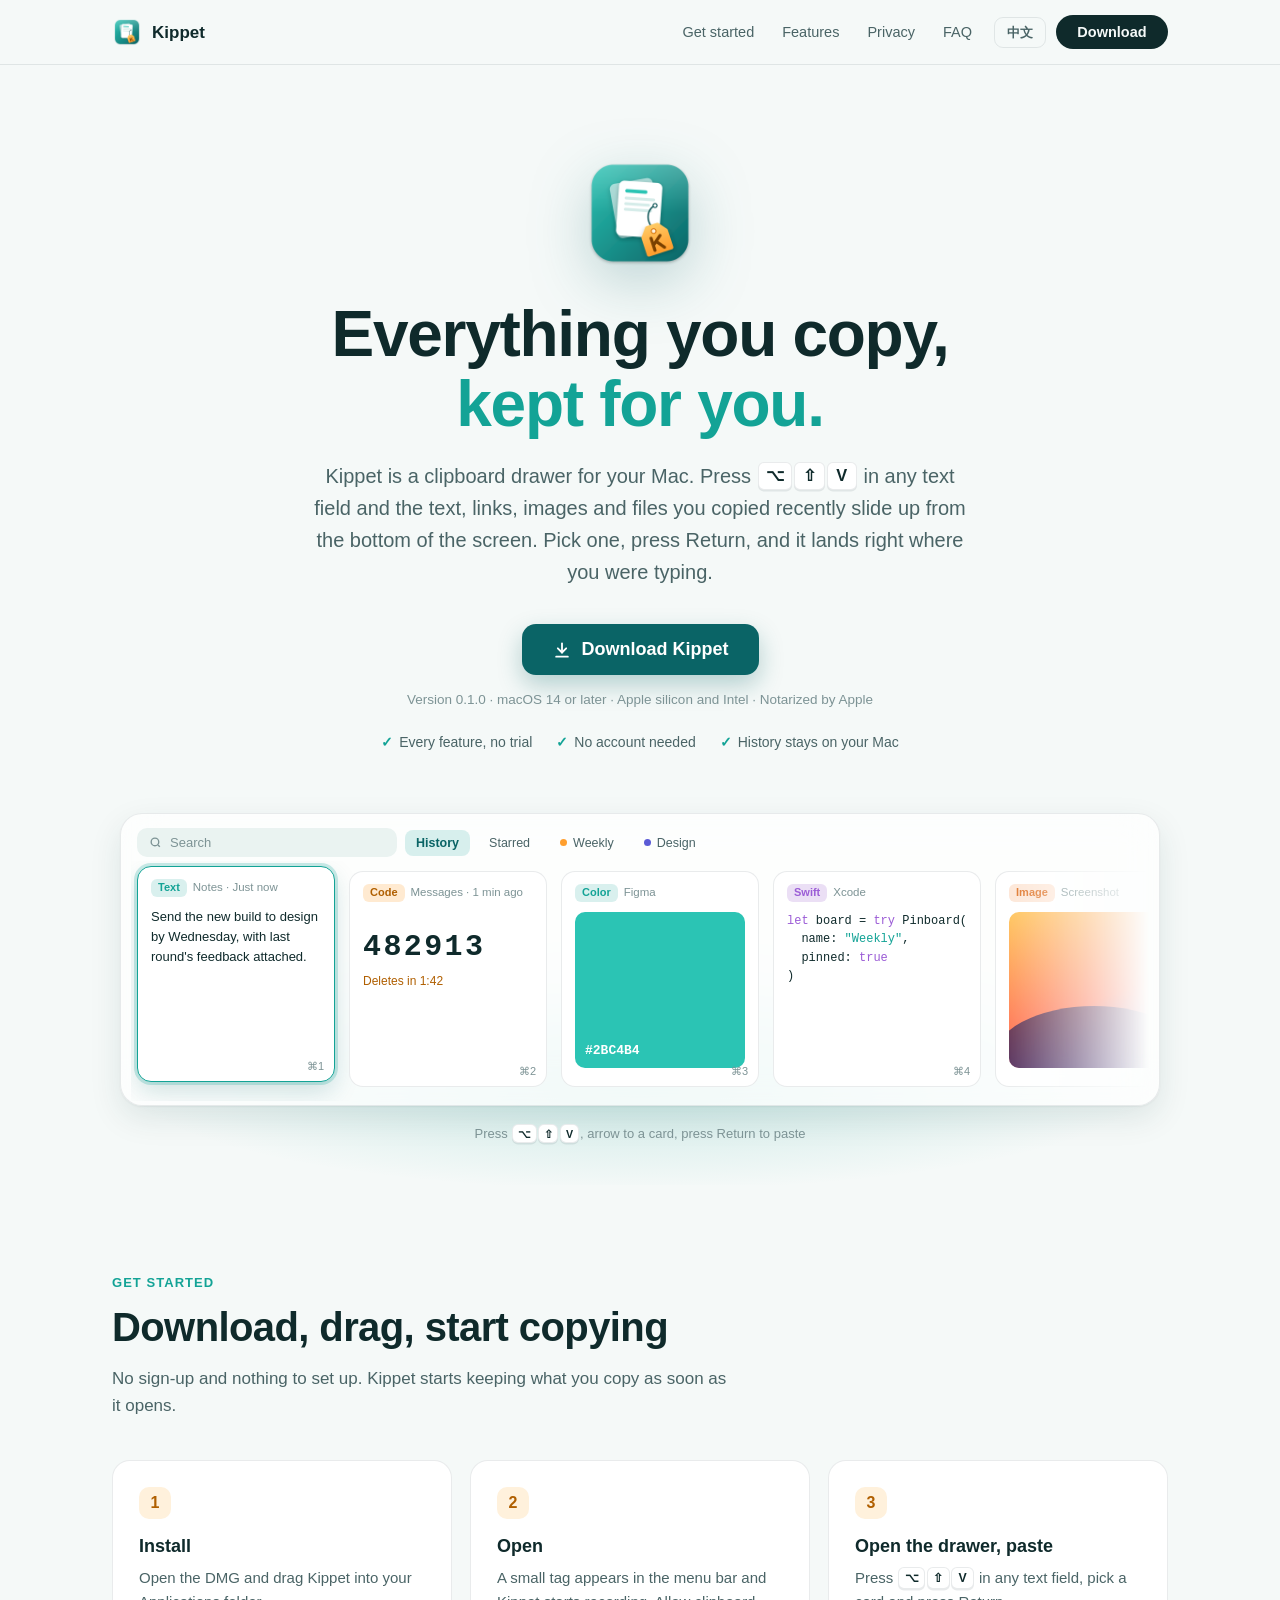
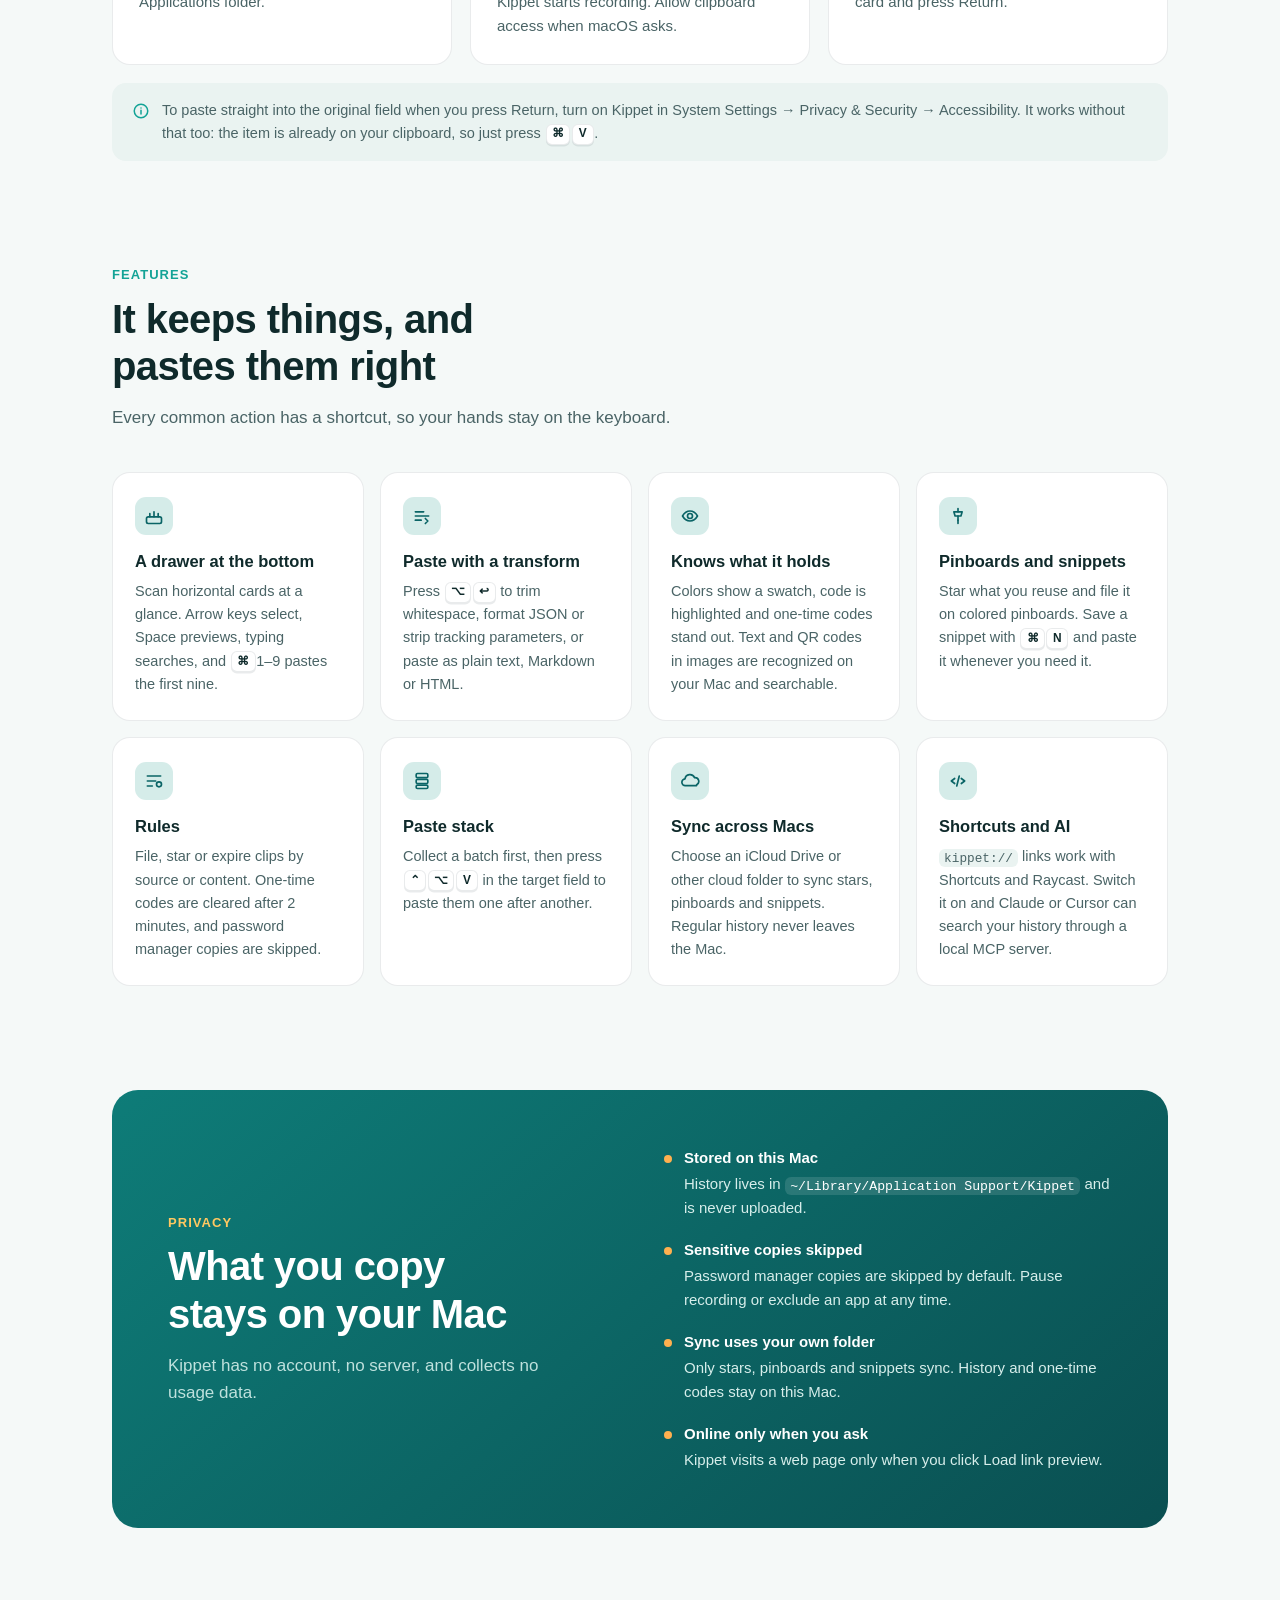
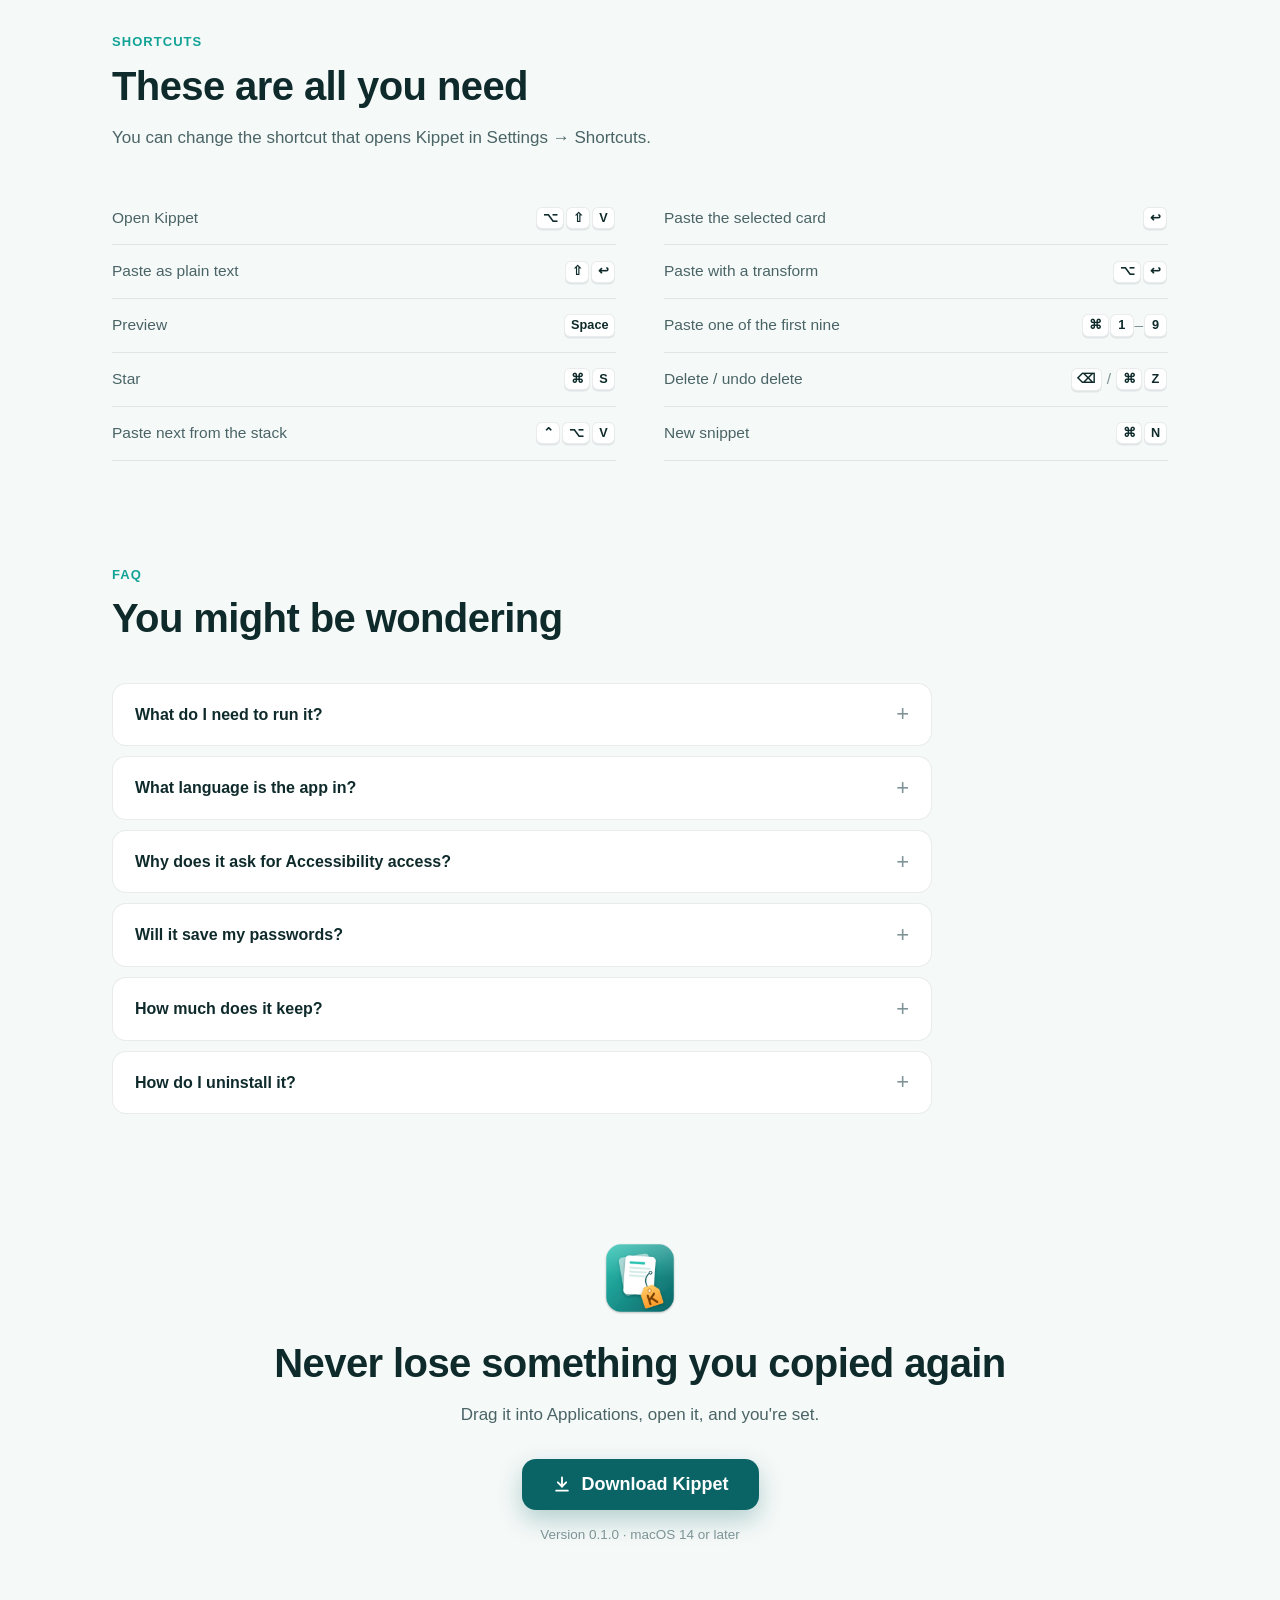
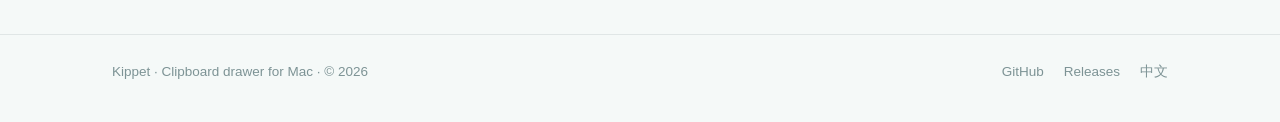
<file: site/index.html>
<!doctype html>
<html lang="zh-CN">
<head>
<meta charset="utf-8">
<meta name="viewport" content="width=device-width, initial-scale=1">
<title>Kippet · Mac 剪贴板抽屉</title>
<meta name="description" content="Kippet（拾贴）是 Mac 上的剪贴板抽屉。按 ⌥⇧V 从屏幕底部呼出最近复制的内容，回车贴回原处。历史只存在你的 Mac。">
<link rel="icon" href="assets/favicon.png">
<link rel="alternate" hreflang="zh-CN" href="./">
<link rel="alternate" hreflang="en" href="en/">
<meta property="og:title" content="Kippet · 复制过的，都替你留着">
<meta property="og:description" content="Mac 上的剪贴板抽屉。⌥⇧V 呼出，回车贴回原处。">
<meta property="og:image" content="assets/kippet-512.png">
<script>
  // A saved English choice, or a first visit from a non-Chinese browser, goes to the English page.
  try {
    var saved = localStorage.getItem("kippet-lang");
    if (saved === "en" || (!saved && !/^zh/i.test(navigator.language || ""))) location.replace("en/" + location.hash);
  } catch (e) {}
</script>
<link rel="stylesheet" href="assets/site.css">
</head>
<body>

<nav>
  <div class="wrap">
    <a class="brand" href="#top"><img src="assets/favicon.png" alt="">Kippet <small>拾贴</small></a>
    <div class="links">
      <a class="sec" href="#start">上手</a>
      <a class="sec" href="#features">功能</a>
      <a class="sec" href="#privacy">隐私</a>
      <a class="sec" href="#faq">常见问题</a>
      <a class="lang" href="en/" hreflang="en" lang="en" onclick="try{localStorage.setItem('kippet-lang','en')}catch(e){}">EN</a>
      <a class="btn-sm" href="https://github.com/fieai/Kippet/releases/latest/download/Kippet.dmg">下载</a>
    </div>
  </div>
</nav>

<header class="hero" id="top">
  <div class="wrap">
    <img class="icon" src="assets/kippet-512.png" alt="Kippet 图标">
    <h1>复制过的，<br><em>都替你留着。</em></h1>
    <p class="lede">Kippet 是 Mac 上的剪贴板抽屉。在任何输入框按 <span class="kc"><kbd>⌥</kbd><kbd>⇧</kbd><kbd>V</kbd></span>，最近复制的文字、链接、图片和文件从屏幕底部滑出来，选一张按回车，直接贴回原处。</p>
    <a class="cta" href="https://github.com/fieai/Kippet/releases/latest/download/Kippet.dmg">
      <svg viewBox="0 0 24 24" fill="none" stroke="currentColor" stroke-width="2.2" stroke-linecap="round" stroke-linejoin="round" aria-hidden="true"><path d="M12 4v11"/><path d="m7 10 5 5 5-5"/><path d="M5 20h14"/></svg>
      下载 Kippet
    </a>
    <div class="meta">版本 0.1.0 · macOS 14 及以上 · Apple 芯片和 Intel 通用 · 已通过 Apple 公证</div>
    <div class="trust"><span>下载即用，功能完整</span><span>无需注册账号</span><span>历史只存在这台 Mac</span></div>

    <div class="stage" role="img" aria-label="Kippet 底部抽屉示意图">
      <div class="drawer">
        <div class="bar">
          <div class="search">
            <svg width="13" height="13" viewBox="0 0 24 24" fill="none" stroke="currentColor" stroke-width="2.5" aria-hidden="true"><circle cx="11" cy="11" r="7"/><path d="m20 20-3.5-3.5"/></svg>
            搜索
          </div>
          <span class="chip on">历史</span>
          <span class="chip">全部收藏</span>
          <span class="chip"><span class="dot" style="background:#FF9F2E"></span>周报</span>
          <span class="chip"><span class="dot" style="background:#5B5BD6"></span>设计</span>
        </div>
        <div class="cards">
          <div class="card sel">
            <div class="head"><span class="kind k-text">文字</span>备忘录 · 刚刚</div>
            <div class="body">下周三前把新版发给设计组过一遍，记得附上上次的反馈清单。</div>
            <span class="num">⌘1</span>
          </div>
          <div class="card">
            <div class="head"><span class="kind k-otp">验证码</span>信息 · 1 分钟前</div>
            <div class="body"><div class="otp">482913</div><div class="timer">1:42 后删除</div></div>
            <span class="num">⌘2</span>
          </div>
          <div class="card">
            <div class="head"><span class="kind k-text">颜色</span>Figma</div>
            <div class="body"><div class="swatch">#2BC4B4</div></div>
            <span class="num">⌘3</span>
          </div>
          <div class="card">
            <div class="head"><span class="kind k-code">Swift</span>Xcode</div>
            <div class="body code"><span class="kw">let</span> board = <span class="kw">try</span> Pinboard(
  name: <span class="st">"周报"</span>,
  pinned: <span class="kw">true</span>
)</div>
            <span class="num">⌘4</span>
          </div>
          <div class="card">
            <div class="head"><span class="kind k-img">图片</span>截图</div>
            <div class="body"><div class="photo"></div></div>
            <span class="num">⌘5</span>
          </div>
          <div class="card">
            <div class="head"><span class="kind k-link">链接</span>Safari</div>
            <div class="body">Swift 并发编程指南<div class="linkhost">developer.apple.com</div></div>
            <span class="num">⌘6</span>
          </div>
        </div>
      </div>
      <div class="caption">按 <span class="kc"><kbd>⌥</kbd><kbd>⇧</kbd><kbd>V</kbd></span> 呼出，方向键选卡，回车贴回</div>
    </div>
  </div>
</header>

<section id="start">
  <div class="wrap">
    <div class="head-block">
      <div class="eyebrow">三步上手</div>
      <h2>下载、拖进去、开始复制</h2>
      <p class="sub">不用注册，不用配置。打开后，复制的东西就开始记下来。</p>
    </div>
    <div class="steps">
      <div class="step">
        <h3>安装</h3>
        <p>打开下载的 DMG，把 Kippet 拖进「应用程序」文件夹。</p>
      </div>
      <div class="step">
        <h3>打开</h3>
        <p>菜单栏出现小标签图标，Kippet 就在后台记录了。系统询问时，允许它读取剪贴板。</p>
      </div>
      <div class="step">
        <h3>呼出、贴回</h3>
        <p>在任何输入框按 <span class="kc"><kbd>⌥</kbd><kbd>⇧</kbd><kbd>V</kbd></span>，选一张卡片按回车。</p>
      </div>
    </div>
    <div class="note">
      <svg viewBox="0 0 24 24" fill="none" stroke="currentColor" stroke-width="2" stroke-linecap="round" aria-hidden="true"><circle cx="12" cy="12" r="9"/><path d="M12 11v5M12 8h.01"/></svg>
      <span>想按回车直接贴回原输入框，需要在「系统设置 → 隐私与安全性 → 辅助功能」里打开 Kippet。不开也能用：选好后内容已经在剪贴板里，按 <span class="kc"><kbd>⌘</kbd><kbd>V</kbd></span> 即可。</span>
    </div>
  </div>
</section>

<section id="features">
  <div class="wrap">
    <div class="head-block">
      <div class="eyebrow">功能</div>
      <h2>不只是记下来，还帮你贴对</h2>
      <p class="sub">常用的操作都有快捷键，手不用离开键盘。</p>
    </div>
    <div class="grid">
      <div class="feat">
        <div class="glyph"><svg viewBox="0 0 24 24" fill="none" stroke="currentColor" stroke-width="2" stroke-linecap="round" stroke-linejoin="round"><rect x="3" y="13" width="18" height="8" rx="2"/><path d="M7 13V9M12 13V7M17 13V9"/></svg></div>
        <h3>底部抽屉</h3>
        <p>横向卡片一眼扫过。方向键选卡，空格预览，直接打字就是搜索，<span class="kc"><kbd>⌘</kbd>1–9</span> 快贴前九项。</p>
      </div>
      <div class="feat">
        <div class="glyph"><svg viewBox="0 0 24 24" fill="none" stroke="currentColor" stroke-width="2" stroke-linecap="round" stroke-linejoin="round"><path d="M4 7h10M4 12h16M4 17h7"/><path d="m16 15 3 3-3 3"/></svg></div>
        <h3>处理后粘贴</h3>
        <p>按 <span class="kc"><kbd>⌥</kbd><kbd>↩</kbd></span> 整理空白、格式化 JSON、去掉链接追踪参数，或粘贴为纯文本、Markdown、HTML。</p>
      </div>
      <div class="feat">
        <div class="glyph"><svg viewBox="0 0 24 24" fill="none" stroke="currentColor" stroke-width="2" stroke-linecap="round" stroke-linejoin="round"><circle cx="12" cy="12" r="3"/><path d="M3 12s3.5-6 9-6 9 6 9 6-3.5 6-9 6-9-6-9-6Z"/></svg></div>
        <h3>认得出内容</h3>
        <p>颜色显示色块，代码带高亮，验证码单独突出。图片里的文字和二维码在本机识别，能搜到。</p>
      </div>
      <div class="feat">
        <div class="glyph"><svg viewBox="0 0 24 24" fill="none" stroke="currentColor" stroke-width="2" stroke-linecap="round" stroke-linejoin="round"><path d="M12 3v4M12 17v4"/><path d="M7 7h10l-1.5 5h-7Z"/><path d="M12 12v5"/></svg></div>
        <h3>钉板和片段</h3>
        <p>常用的加星标、归进带颜色的钉板。写好的片段按 <span class="kc"><kbd>⌘</kbd><kbd>N</kbd></span> 存下，随时贴。</p>
      </div>
      <div class="feat">
        <div class="glyph"><svg viewBox="0 0 24 24" fill="none" stroke="currentColor" stroke-width="2" stroke-linecap="round" stroke-linejoin="round"><path d="M4 6h16M4 12h10M4 18h6"/><circle cx="18" cy="16" r="3"/></svg></div>
        <h3>自动规则</h3>
        <p>按来源或内容自动归档、加星、到期删除。验证码 2 分钟后清掉，密码管理器的内容默认不记。</p>
      </div>
      <div class="feat">
        <div class="glyph"><svg viewBox="0 0 24 24" fill="none" stroke="currentColor" stroke-width="2" stroke-linecap="round" stroke-linejoin="round"><rect x="5" y="3" width="14" height="5" rx="1.5"/><rect x="5" y="10" width="14" height="5" rx="1.5"/><rect x="5" y="17" width="14" height="4" rx="1.5"/></svg></div>
        <h3>粘贴栈</h3>
        <p>先收集一串，回到输入框按 <span class="kc"><kbd>⌃</kbd><kbd>⌥</kbd><kbd>V</kbd></span>，一条接一条往下贴。</p>
      </div>
      <div class="feat">
        <div class="glyph"><svg viewBox="0 0 24 24" fill="none" stroke="currentColor" stroke-width="2" stroke-linecap="round" stroke-linejoin="round"><path d="M20 16.5A4.5 4.5 0 0 0 17.5 8 6 6 0 0 0 6 9.5 4 4 0 0 0 6.5 17.5H20"/></svg></div>
        <h3>多台 Mac 同步</h3>
        <p>选一个 iCloud Drive 或其他云盘文件夹，收藏、钉板和片段自动同步。普通历史不离开本机。</p>
      </div>
      <div class="feat">
        <div class="glyph"><svg viewBox="0 0 24 24" fill="none" stroke="currentColor" stroke-width="2" stroke-linecap="round" stroke-linejoin="round"><path d="m8 9-4 3 4 3M16 9l4 3-4 3M13.5 6l-3 12"/></svg></div>
        <h3>快捷指令和 AI</h3>
        <p><code>kippet://</code> 链接接入快捷指令、Raycast。打开开关后，Claude、Cursor 可通过本机 MCP 查历史。</p>
      </div>
    </div>
  </div>
</section>

<section id="privacy">
  <div class="wrap">
    <div class="privacy">
      <div>
        <div class="eyebrow">隐私</div>
        <h2>你复制的东西，只在你的 Mac 上</h2>
        <p class="sub">Kippet 没有账号，没有服务器，也不收集使用数据。</p>
      </div>
      <ul>
        <li><span><b>历史存在本机</b>保存在 <code>~/Library/Application Support/Kippet</code>，不会上传。</span></li>
        <li><span><b>敏感内容不记</b>密码管理器复制的内容默认跳过，可以暂停记录或排除某个应用。</span></li>
        <li><span><b>同步走你自己的文件夹</b>只同步收藏、钉板和片段，普通历史和验证码留在这台 Mac。</span></li>
        <li><span><b>只在你点的时候联网</b>只有点「加载链接预览」时，才会访问那个网页。</span></li>
      </ul>
    </div>
  </div>
</section>

<section id="keys">
  <div class="wrap">
    <div class="head-block">
      <div class="eyebrow">快捷键</div>
      <h2>记住这几个就够了</h2>
      <p class="sub">呼出快捷键可以在「设置 → 快捷键」里改。</p>
    </div>
    <div class="keys">
      <div class="keyrow"><span>呼出 Kippet</span><span><span class="kc"><kbd>⌥</kbd><kbd>⇧</kbd><kbd>V</kbd></span></span></div>
      <div class="keyrow"><span>粘贴选中的卡片</span><span><kbd>↩</kbd></span></div>
      <div class="keyrow"><span>粘贴为纯文本</span><span><span class="kc"><kbd>⇧</kbd><kbd>↩</kbd></span></span></div>
      <div class="keyrow"><span>处理后粘贴</span><span><span class="kc"><kbd>⌥</kbd><kbd>↩</kbd></span></span></div>
      <div class="keyrow"><span>预览</span><span><kbd>空格</kbd></span></div>
      <div class="keyrow"><span>快贴前九项</span><span><span class="kc"><kbd>⌘</kbd><kbd>1</kbd>–<kbd>9</kbd></span></span></div>
      <div class="keyrow"><span>加星标</span><span><span class="kc"><kbd>⌘</kbd><kbd>S</kbd></span></span></div>
      <div class="keyrow"><span>删除 / 撤销删除</span><span><kbd>⌫</kbd> / <span class="kc"><kbd>⌘</kbd><kbd>Z</kbd></span></span></div>
      <div class="keyrow"><span>粘贴栈贴下一条</span><span><span class="kc"><kbd>⌃</kbd><kbd>⌥</kbd><kbd>V</kbd></span></span></div>
      <div class="keyrow"><span>新建片段</span><span><span class="kc"><kbd>⌘</kbd><kbd>N</kbd></span></span></div>
    </div>
  </div>
</section>

<section id="faq">
  <div class="wrap">
    <div class="head-block">
      <div class="eyebrow">常见问题</div>
      <h2>你可能想问</h2>
    </div>
    <div class="faq">
      <details>
        <summary>需要什么系统？</summary>
        <p>macOS 14 Sonoma 及以上，Apple 芯片和 Intel 芯片的 Mac 都能用。</p>
      </details>
      <details>
        <summary>为什么要辅助功能权限？</summary>
        <p>只用来在你选好卡片后替你按一下 <span class="kc"><kbd>⌘</kbd><kbd>V</kbd></span>，把内容贴回原来的输入框。不开也能用，选好后自己按 <span class="kc"><kbd>⌘</kbd><kbd>V</kbd></span> 就行。</p>
      </details>
      <details>
        <summary>会记下我的密码吗？</summary>
        <p>密码管理器复制的内容带机密标记，Kippet 默认跳过。复制其他敏感内容前，可以从菜单栏「暂停记录」，或在设置里排除某个应用。</p>
      </details>
      <details>
        <summary>能存多少条？</summary>
        <p>普通历史默认保留 1,000 条，可以在设置里按条数或天数调整。加星标和钉板里的内容不受这个限制。</p>
      </details>
      <details>
        <summary>怎么卸载？</summary>
        <p>从菜单栏退出 Kippet，把它从「应用程序」拖到废纸篓。想连历史一起删，再删除 <code>~/Library/Application Support/Kippet</code> 文件夹。</p>
      </details>
    </div>
  </div>
</section>

<div class="final">
  <div class="wrap">
    <img src="assets/kippet-512.png" alt="">
    <h2>下次复制，就不怕找不回来了</h2>
    <p class="sub">下载后拖进「应用程序」，打开就能用。</p>
    <a class="cta" href="https://github.com/fieai/Kippet/releases/latest/download/Kippet.dmg">
      <svg viewBox="0 0 24 24" fill="none" stroke="currentColor" stroke-width="2.2" stroke-linecap="round" stroke-linejoin="round" aria-hidden="true"><path d="M12 4v11"/><path d="m7 10 5 5 5-5"/><path d="M5 20h14"/></svg>
      下载 Kippet
    </a>
    <div class="meta">版本 0.1.0 · macOS 14 及以上</div>
  </div>
</div>

<footer>
  <div class="wrap">
    <span>Kippet（拾贴）· Mac 剪贴板抽屉 · © 2026</span>
    <nav aria-label="页脚">
      <a href="https://github.com/fieai/Kippet">GitHub</a>
      <a href="https://github.com/fieai/Kippet/releases">版本记录</a>
      <a href="en/" hreflang="en" lang="en" onclick="try{localStorage.setItem('kippet-lang','en')}catch(e){}">English</a>
    </nav>
  </div>
</footer>

</body>
</html>
</file>
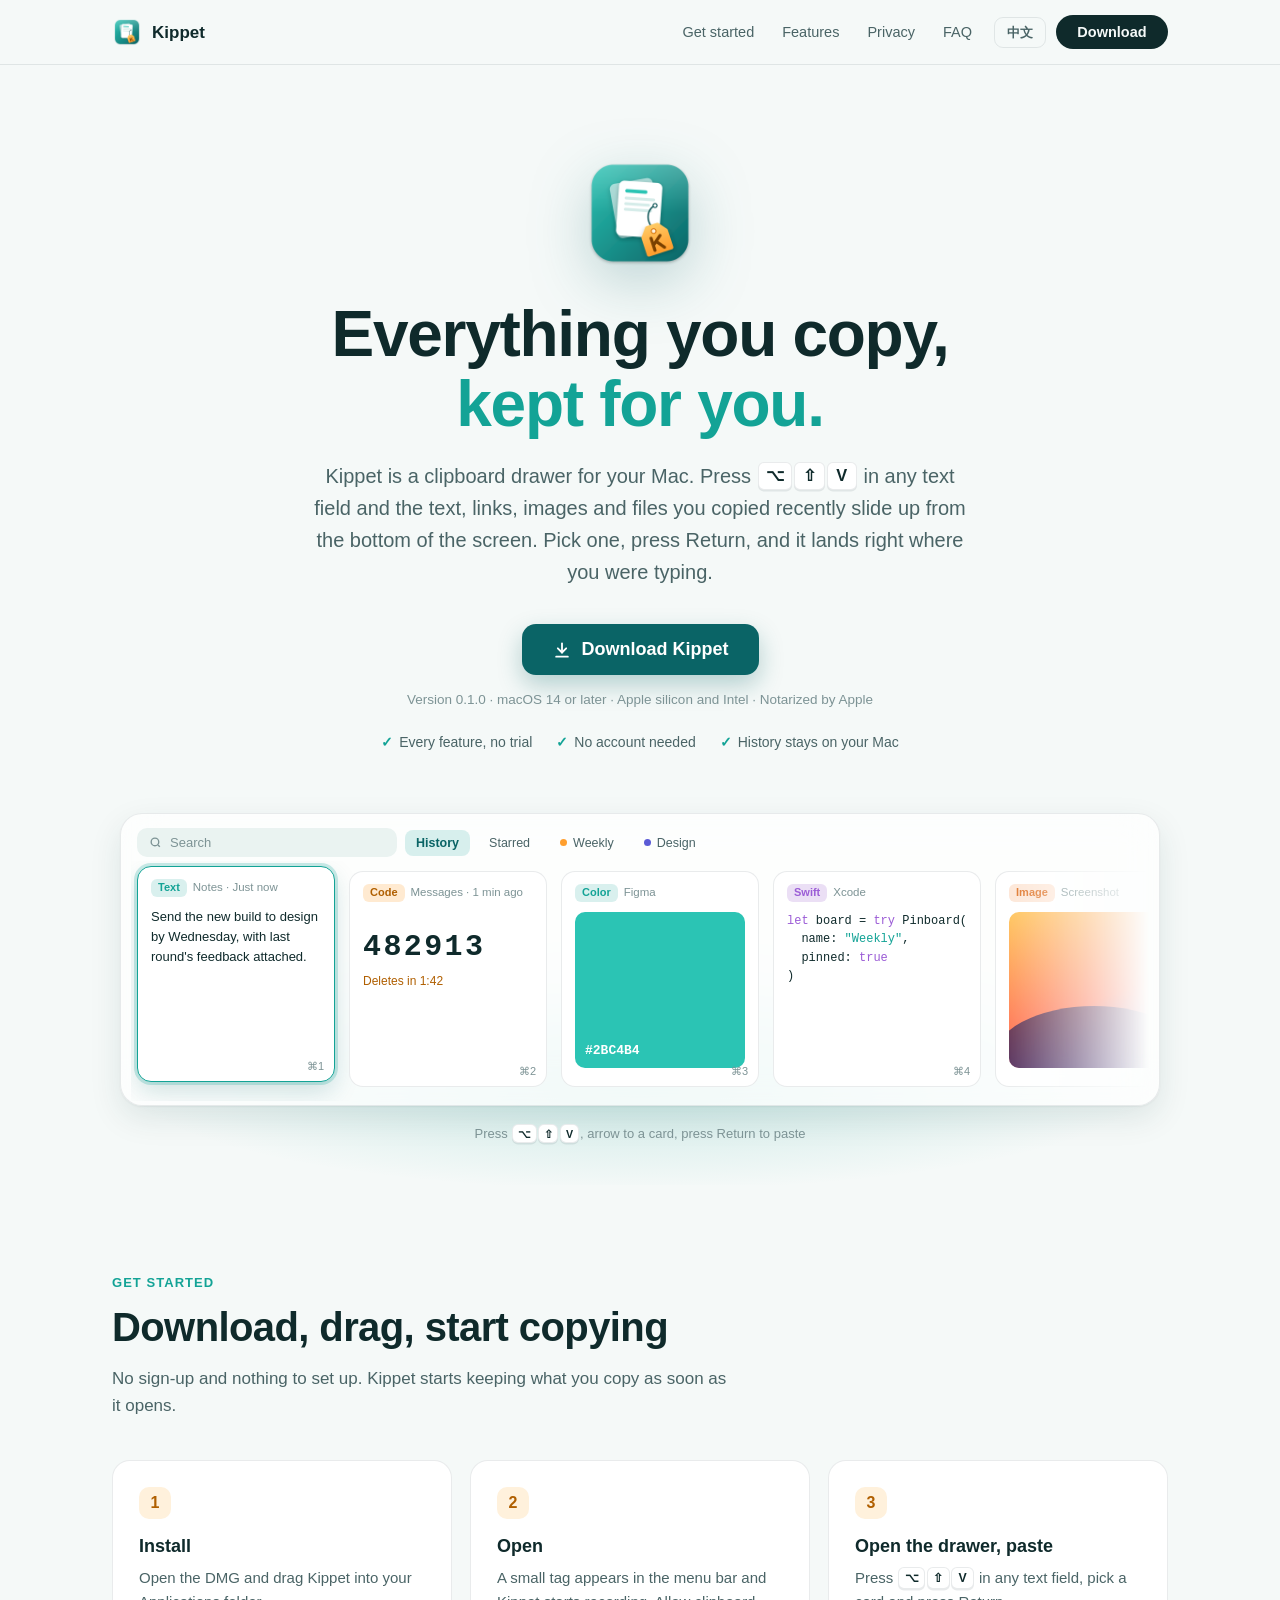
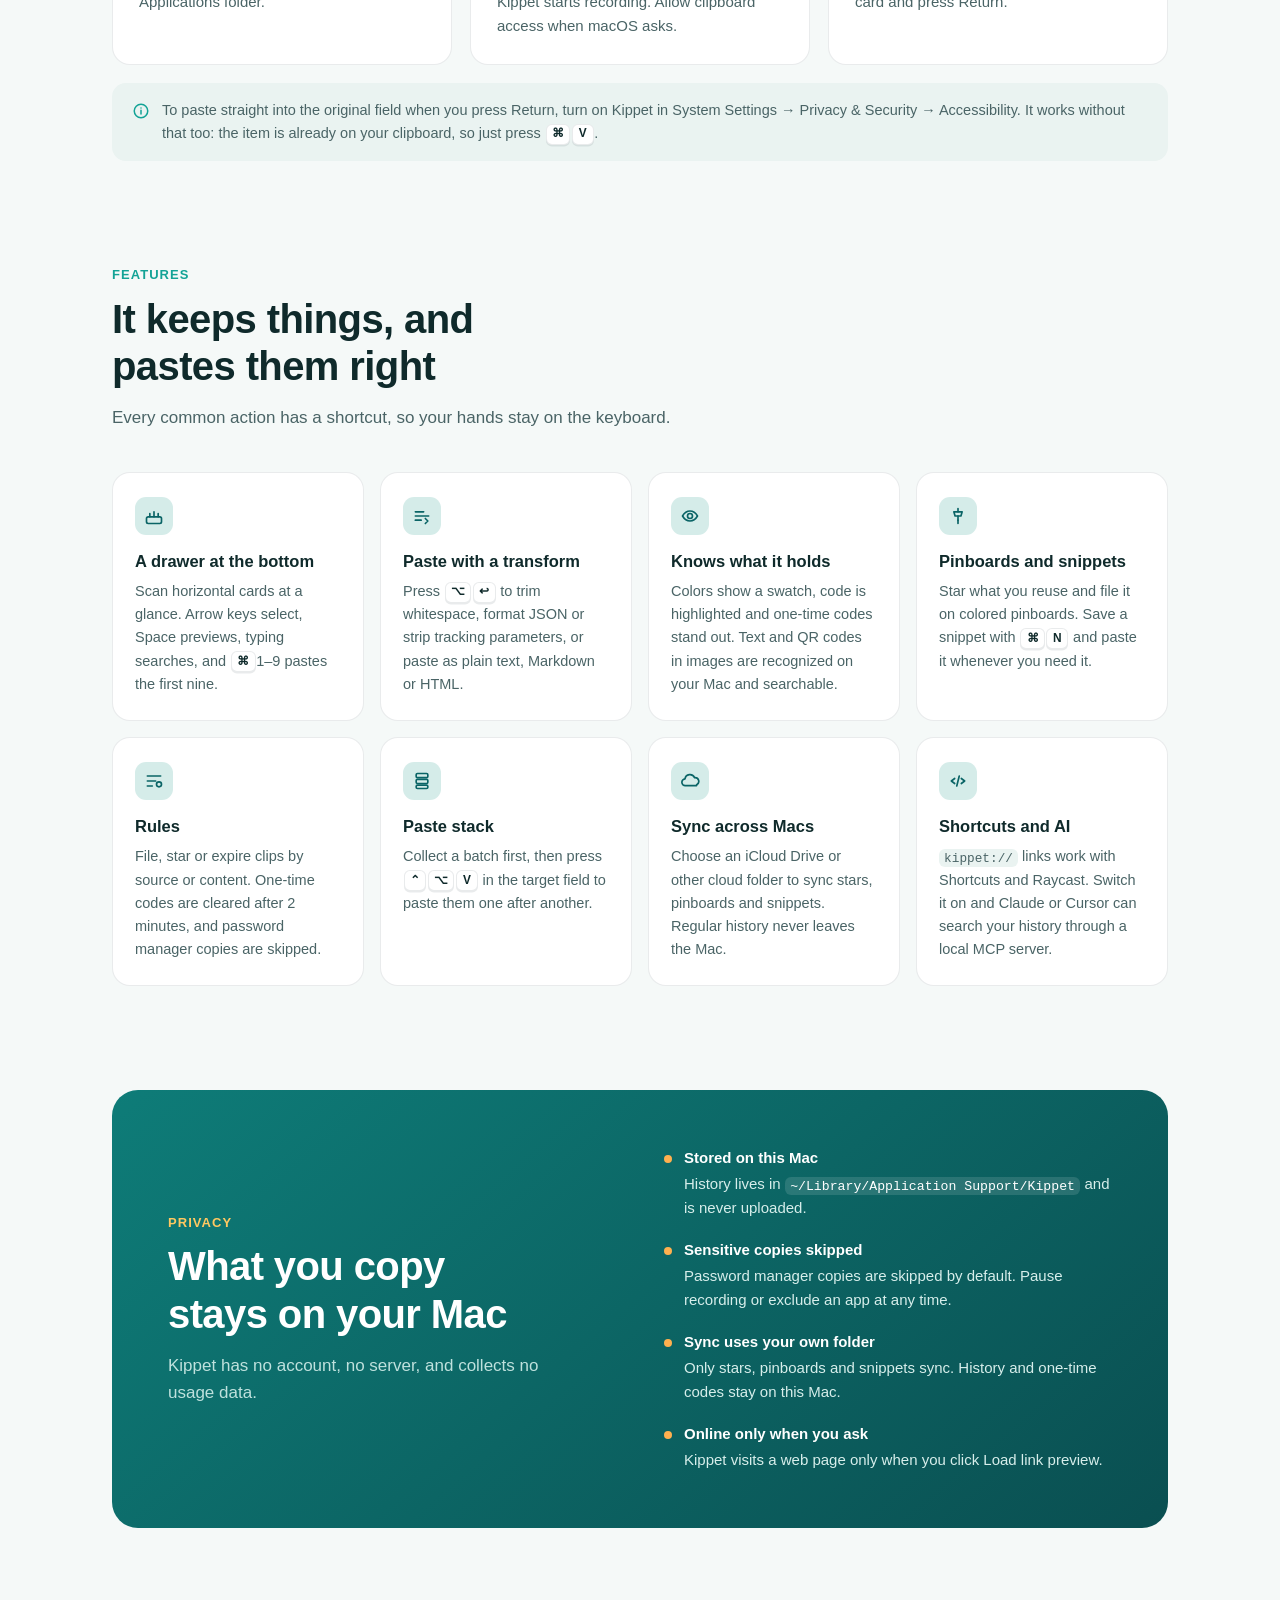
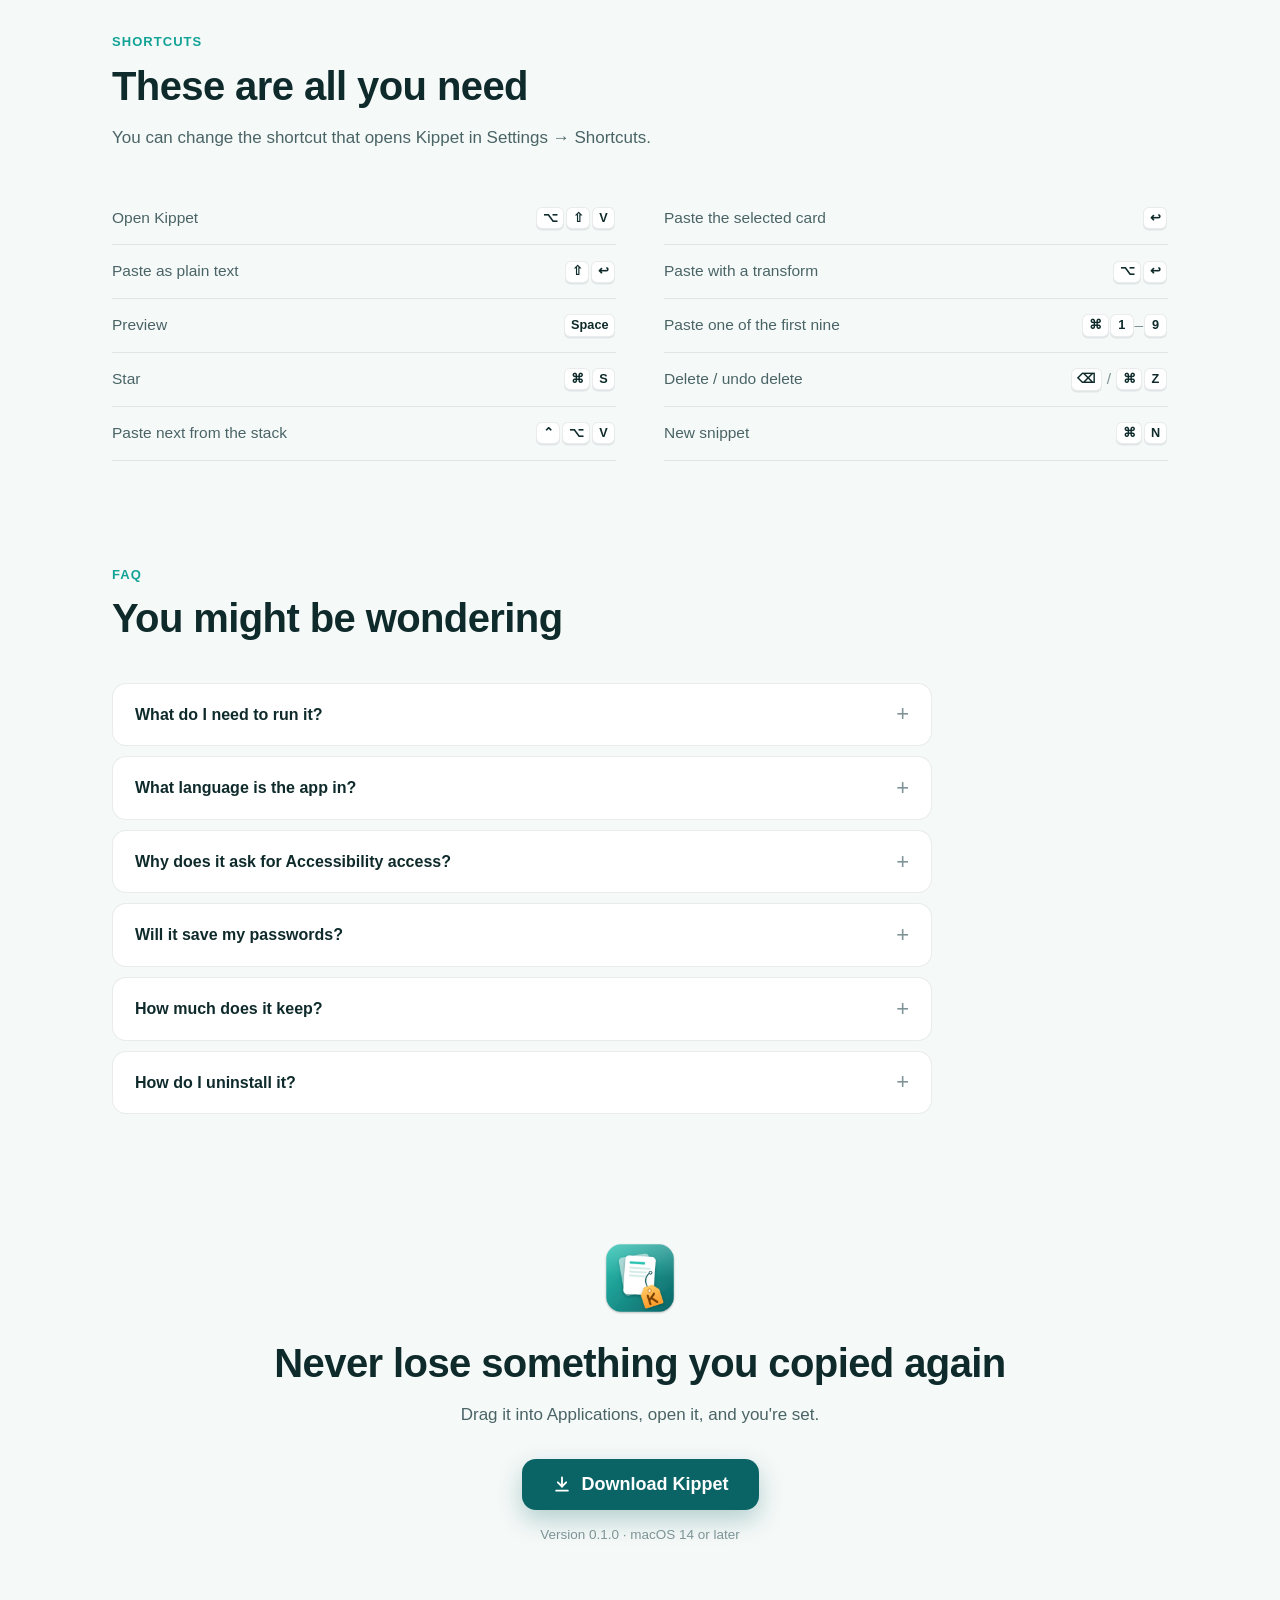
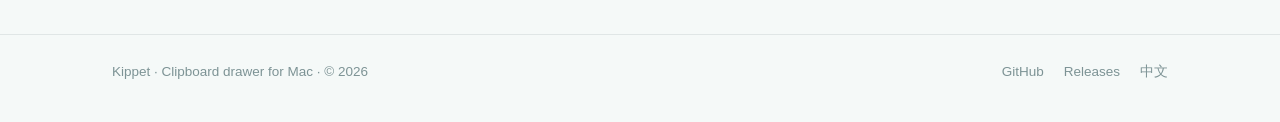
<file: site/en/index.html>
<!doctype html>
<html lang="en">
<head>
<meta charset="utf-8">
<meta name="viewport" content="width=device-width, initial-scale=1">
<title>Kippet · Clipboard drawer for Mac</title>
<meta name="description" content="Kippet is a clipboard drawer for Mac. Press ⌥⇧V to slide up everything you copied recently, then press Return to paste it where you were. History stays on your Mac.">
<link rel="icon" href="../assets/favicon.png">
<link rel="alternate" hreflang="zh-CN" href="../">
<link rel="alternate" hreflang="en" href="./">
<meta property="og:title" content="Kippet · Everything you copy, kept for you">
<meta property="og:description" content="A clipboard drawer for Mac. ⌥⇧V to open, Return to paste.">
<meta property="og:image" content="../assets/kippet-512.png">
<link rel="stylesheet" href="../assets/site.css">
</head>
<body>

<nav>
  <div class="wrap">
    <a class="brand" href="#top"><img src="../assets/favicon.png" alt="">Kippet</a>
    <div class="links">
      <a class="sec" href="#start">Get started</a>
      <a class="sec" href="#features">Features</a>
      <a class="sec" href="#privacy">Privacy</a>
      <a class="sec" href="#faq">FAQ</a>
      <a class="lang" href="../" hreflang="zh-CN" lang="zh-CN" onclick="try{localStorage.setItem('kippet-lang','zh')}catch(e){}">中文</a>
      <a class="btn-sm" href="https://github.com/fieai/Kippet/releases/latest/download/Kippet.dmg">Download</a>
    </div>
  </div>
</nav>

<header class="hero" id="top">
  <div class="wrap">
    <img class="icon" src="../assets/kippet-512.png" alt="Kippet icon">
    <h1>Everything you copy,<br><em>kept for you.</em></h1>
    <p class="lede">Kippet is a clipboard drawer for your Mac. Press <span class="kc"><kbd>⌥</kbd><kbd>⇧</kbd><kbd>V</kbd></span> in any text field and the text, links, images and files you copied recently slide up from the bottom of the screen. Pick one, press Return, and it lands right where you were typing.</p>
    <a class="cta" href="https://github.com/fieai/Kippet/releases/latest/download/Kippet.dmg">
      <svg viewBox="0 0 24 24" fill="none" stroke="currentColor" stroke-width="2.2" stroke-linecap="round" stroke-linejoin="round" aria-hidden="true"><path d="M12 4v11"/><path d="m7 10 5 5 5-5"/><path d="M5 20h14"/></svg>
      Download Kippet
    </a>
    <div class="meta">Version 0.1.0 · macOS 14 or later · Apple silicon and Intel · Notarized by Apple</div>
    <div class="trust"><span>Every feature, no trial</span><span>No account needed</span><span>History stays on your Mac</span></div>

    <div class="stage" role="img" aria-label="Illustration of the Kippet drawer">
      <div class="drawer">
        <div class="bar">
          <div class="search">
            <svg width="13" height="13" viewBox="0 0 24 24" fill="none" stroke="currentColor" stroke-width="2.5" aria-hidden="true"><circle cx="11" cy="11" r="7"/><path d="m20 20-3.5-3.5"/></svg>
            Search
          </div>
          <span class="chip on">History</span>
          <span class="chip">Starred</span>
          <span class="chip"><span class="dot" style="background:#FF9F2E"></span>Weekly</span>
          <span class="chip"><span class="dot" style="background:#5B5BD6"></span>Design</span>
        </div>
        <div class="cards">
          <div class="card sel">
            <div class="head"><span class="kind k-text">Text</span>Notes · Just now</div>
            <div class="body">Send the new build to design by Wednesday, with last round's feedback attached.</div>
            <span class="num">⌘1</span>
          </div>
          <div class="card">
            <div class="head"><span class="kind k-otp">Code</span>Messages · 1 min ago</div>
            <div class="body"><div class="otp">482913</div><div class="timer">Deletes in 1:42</div></div>
            <span class="num">⌘2</span>
          </div>
          <div class="card">
            <div class="head"><span class="kind k-text">Color</span>Figma</div>
            <div class="body"><div class="swatch">#2BC4B4</div></div>
            <span class="num">⌘3</span>
          </div>
          <div class="card">
            <div class="head"><span class="kind k-code">Swift</span>Xcode</div>
            <div class="body code"><span class="kw">let</span> board = <span class="kw">try</span> Pinboard(
  name: <span class="st">"Weekly"</span>,
  pinned: <span class="kw">true</span>
)</div>
            <span class="num">⌘4</span>
          </div>
          <div class="card">
            <div class="head"><span class="kind k-img">Image</span>Screenshot</div>
            <div class="body"><div class="photo"></div></div>
            <span class="num">⌘5</span>
          </div>
          <div class="card">
            <div class="head"><span class="kind k-link">Link</span>Safari</div>
            <div class="body">Swift concurrency guide<div class="linkhost">developer.apple.com</div></div>
            <span class="num">⌘6</span>
          </div>
        </div>
      </div>
      <div class="caption">Press <span class="kc"><kbd>⌥</kbd><kbd>⇧</kbd><kbd>V</kbd></span>, arrow to a card, press Return to paste</div>
    </div>
  </div>
</header>

<section id="start">
  <div class="wrap">
    <div class="head-block">
      <div class="eyebrow">Get started</div>
      <h2>Download, drag, start copying</h2>
      <p class="sub">No sign-up and nothing to set up. Kippet starts keeping what you copy as soon as it opens.</p>
    </div>
    <div class="steps">
      <div class="step">
        <h3>Install</h3>
        <p>Open the DMG and drag Kippet into your Applications folder.</p>
      </div>
      <div class="step">
        <h3>Open</h3>
        <p>A small tag appears in the menu bar and Kippet starts recording. Allow clipboard access when macOS asks.</p>
      </div>
      <div class="step">
        <h3>Open the drawer, paste</h3>
        <p>Press <span class="kc"><kbd>⌥</kbd><kbd>⇧</kbd><kbd>V</kbd></span> in any text field, pick a card and press Return.</p>
      </div>
    </div>
    <div class="note">
      <svg viewBox="0 0 24 24" fill="none" stroke="currentColor" stroke-width="2" stroke-linecap="round" aria-hidden="true"><circle cx="12" cy="12" r="9"/><path d="M12 11v5M12 8h.01"/></svg>
      <span>To paste straight into the original field when you press Return, turn on Kippet in System Settings → Privacy &amp; Security → Accessibility. It works without that too: the item is already on your clipboard, so just press <span class="kc"><kbd>⌘</kbd><kbd>V</kbd></span>.</span>
    </div>
  </div>
</section>

<section id="features">
  <div class="wrap">
    <div class="head-block">
      <div class="eyebrow">Features</div>
      <h2>It keeps things, and pastes them right</h2>
      <p class="sub">Every common action has a shortcut, so your hands stay on the keyboard.</p>
    </div>
    <div class="grid">
      <div class="feat">
        <div class="glyph"><svg viewBox="0 0 24 24" fill="none" stroke="currentColor" stroke-width="2" stroke-linecap="round" stroke-linejoin="round"><rect x="3" y="13" width="18" height="8" rx="2"/><path d="M7 13V9M12 13V7M17 13V9"/></svg></div>
        <h3>A drawer at the bottom</h3>
        <p>Scan horizontal cards at a glance. Arrow keys select, Space previews, typing searches, and <span class="kc"><kbd>⌘</kbd>1–9</span> pastes the first nine.</p>
      </div>
      <div class="feat">
        <div class="glyph"><svg viewBox="0 0 24 24" fill="none" stroke="currentColor" stroke-width="2" stroke-linecap="round" stroke-linejoin="round"><path d="M4 7h10M4 12h16M4 17h7"/><path d="m16 15 3 3-3 3"/></svg></div>
        <h3>Paste with a transform</h3>
        <p>Press <span class="kc"><kbd>⌥</kbd><kbd>↩</kbd></span> to trim whitespace, format JSON or strip tracking parameters, or paste as plain text, Markdown or HTML.</p>
      </div>
      <div class="feat">
        <div class="glyph"><svg viewBox="0 0 24 24" fill="none" stroke="currentColor" stroke-width="2" stroke-linecap="round" stroke-linejoin="round"><circle cx="12" cy="12" r="3"/><path d="M3 12s3.5-6 9-6 9 6 9 6-3.5 6-9 6-9-6-9-6Z"/></svg></div>
        <h3>Knows what it holds</h3>
        <p>Colors show a swatch, code is highlighted and one-time codes stand out. Text and QR codes in images are recognized on your Mac and searchable.</p>
      </div>
      <div class="feat">
        <div class="glyph"><svg viewBox="0 0 24 24" fill="none" stroke="currentColor" stroke-width="2" stroke-linecap="round" stroke-linejoin="round"><path d="M12 3v4M12 17v4"/><path d="M7 7h10l-1.5 5h-7Z"/><path d="M12 12v5"/></svg></div>
        <h3>Pinboards and snippets</h3>
        <p>Star what you reuse and file it on colored pinboards. Save a snippet with <span class="kc"><kbd>⌘</kbd><kbd>N</kbd></span> and paste it whenever you need it.</p>
      </div>
      <div class="feat">
        <div class="glyph"><svg viewBox="0 0 24 24" fill="none" stroke="currentColor" stroke-width="2" stroke-linecap="round" stroke-linejoin="round"><path d="M4 6h16M4 12h10M4 18h6"/><circle cx="18" cy="16" r="3"/></svg></div>
        <h3>Rules</h3>
        <p>File, star or expire clips by source or content. One-time codes are cleared after 2 minutes, and password manager copies are skipped.</p>
      </div>
      <div class="feat">
        <div class="glyph"><svg viewBox="0 0 24 24" fill="none" stroke="currentColor" stroke-width="2" stroke-linecap="round" stroke-linejoin="round"><rect x="5" y="3" width="14" height="5" rx="1.5"/><rect x="5" y="10" width="14" height="5" rx="1.5"/><rect x="5" y="17" width="14" height="4" rx="1.5"/></svg></div>
        <h3>Paste stack</h3>
        <p>Collect a batch first, then press <span class="kc"><kbd>⌃</kbd><kbd>⌥</kbd><kbd>V</kbd></span> in the target field to paste them one after another.</p>
      </div>
      <div class="feat">
        <div class="glyph"><svg viewBox="0 0 24 24" fill="none" stroke="currentColor" stroke-width="2" stroke-linecap="round" stroke-linejoin="round"><path d="M20 16.5A4.5 4.5 0 0 0 17.5 8 6 6 0 0 0 6 9.5 4 4 0 0 0 6.5 17.5H20"/></svg></div>
        <h3>Sync across Macs</h3>
        <p>Choose an iCloud Drive or other cloud folder to sync stars, pinboards and snippets. Regular history never leaves the Mac.</p>
      </div>
      <div class="feat">
        <div class="glyph"><svg viewBox="0 0 24 24" fill="none" stroke="currentColor" stroke-width="2" stroke-linecap="round" stroke-linejoin="round"><path d="m8 9-4 3 4 3M16 9l4 3-4 3M13.5 6l-3 12"/></svg></div>
        <h3>Shortcuts and AI</h3>
        <p><code>kippet://</code> links work with Shortcuts and Raycast. Switch it on and Claude or Cursor can search your history through a local MCP server.</p>
      </div>
    </div>
  </div>
</section>

<section id="privacy">
  <div class="wrap">
    <div class="privacy">
      <div>
        <div class="eyebrow">Privacy</div>
        <h2>What you copy stays on your Mac</h2>
        <p class="sub">Kippet has no account, no server, and collects no usage data.</p>
      </div>
      <ul>
        <li><span><b>Stored on this Mac</b>History lives in <code>~/Library/Application Support/Kippet</code> and is never uploaded.</span></li>
        <li><span><b>Sensitive copies skipped</b>Password manager copies are skipped by default. Pause recording or exclude an app at any time.</span></li>
        <li><span><b>Sync uses your own folder</b>Only stars, pinboards and snippets sync. History and one-time codes stay on this Mac.</span></li>
        <li><span><b>Online only when you ask</b>Kippet visits a web page only when you click Load link preview.</span></li>
      </ul>
    </div>
  </div>
</section>

<section id="keys">
  <div class="wrap">
    <div class="head-block">
      <div class="eyebrow">Shortcuts</div>
      <h2>These are all you need</h2>
      <p class="sub">You can change the shortcut that opens Kippet in Settings → Shortcuts.</p>
    </div>
    <div class="keys">
      <div class="keyrow"><span>Open Kippet</span><span><span class="kc"><kbd>⌥</kbd><kbd>⇧</kbd><kbd>V</kbd></span></span></div>
      <div class="keyrow"><span>Paste the selected card</span><span><kbd>↩</kbd></span></div>
      <div class="keyrow"><span>Paste as plain text</span><span><span class="kc"><kbd>⇧</kbd><kbd>↩</kbd></span></span></div>
      <div class="keyrow"><span>Paste with a transform</span><span><span class="kc"><kbd>⌥</kbd><kbd>↩</kbd></span></span></div>
      <div class="keyrow"><span>Preview</span><span><kbd>Space</kbd></span></div>
      <div class="keyrow"><span>Paste one of the first nine</span><span><span class="kc"><kbd>⌘</kbd><kbd>1</kbd>–<kbd>9</kbd></span></span></div>
      <div class="keyrow"><span>Star</span><span><span class="kc"><kbd>⌘</kbd><kbd>S</kbd></span></span></div>
      <div class="keyrow"><span>Delete / undo delete</span><span><kbd>⌫</kbd> / <span class="kc"><kbd>⌘</kbd><kbd>Z</kbd></span></span></div>
      <div class="keyrow"><span>Paste next from the stack</span><span><span class="kc"><kbd>⌃</kbd><kbd>⌥</kbd><kbd>V</kbd></span></span></div>
      <div class="keyrow"><span>New snippet</span><span><span class="kc"><kbd>⌘</kbd><kbd>N</kbd></span></span></div>
    </div>
  </div>
</section>

<section id="faq">
  <div class="wrap">
    <div class="head-block">
      <div class="eyebrow">FAQ</div>
      <h2>You might be wondering</h2>
    </div>
    <div class="faq">
      <details>
        <summary>What do I need to run it?</summary>
        <p>macOS 14 Sonoma or later, on a Mac with Apple silicon or Intel.</p>
      </details>
      <details>
        <summary>What language is the app in?</summary>
        <p>The app's interface is currently in Simplified Chinese. Shortcuts, content and pasting work the same in any language.</p>
      </details>
      <details>
        <summary>Why does it ask for Accessibility access?</summary>
        <p>Only to press <span class="kc"><kbd>⌘</kbd><kbd>V</kbd></span> for you after you pick a card, so the item lands in the original field. Kippet works without it; just press <span class="kc"><kbd>⌘</kbd><kbd>V</kbd></span> yourself.</p>
      </details>
      <details>
        <summary>Will it save my passwords?</summary>
        <p>Password managers mark their copies as confidential, and Kippet skips them by default. Before copying anything else sensitive, pause recording from the menu bar or exclude the app in Settings.</p>
      </details>
      <details>
        <summary>How much does it keep?</summary>
        <p>1,000 history items by default, adjustable by count or by days in Settings. Starred and pinned items don't count toward the limit.</p>
      </details>
      <details>
        <summary>How do I uninstall it?</summary>
        <p>Quit Kippet from the menu bar and drag it from Applications to the Trash. To remove your history too, delete <code>~/Library/Application Support/Kippet</code>.</p>
      </details>
    </div>
  </div>
</section>

<div class="final">
  <div class="wrap">
    <img src="../assets/kippet-512.png" alt="">
    <h2>Never lose something you copied again</h2>
    <p class="sub">Drag it into Applications, open it, and you're set.</p>
    <a class="cta" href="https://github.com/fieai/Kippet/releases/latest/download/Kippet.dmg">
      <svg viewBox="0 0 24 24" fill="none" stroke="currentColor" stroke-width="2.2" stroke-linecap="round" stroke-linejoin="round" aria-hidden="true"><path d="M12 4v11"/><path d="m7 10 5 5 5-5"/><path d="M5 20h14"/></svg>
      Download Kippet
    </a>
    <div class="meta">Version 0.1.0 · macOS 14 or later</div>
  </div>
</div>

<footer>
  <div class="wrap">
    <span>Kippet · Clipboard drawer for Mac · © 2026</span>
    <nav aria-label="Footer">
      <a href="https://github.com/fieai/Kippet">GitHub</a>
      <a href="https://github.com/fieai/Kippet/releases">Releases</a>
      <a href="../" hreflang="zh-CN" lang="zh-CN" onclick="try{localStorage.setItem('kippet-lang','zh')}catch(e){}">中文</a>
    </nav>
  </div>
</footer>

</body>
</html>
</file>
<file: site/assets/site.css>
:root {
  --bg: #F5F9F8;
  --surface: #FFFFFF;
  --surface-2: #EAF3F1;
  --ink: #0F2A2B;
  --ink-2: #4A6466;
  --ink-3: #7D9395;
  --line: rgba(15, 42, 43, .09);
  --teal: #13A396;
  --teal-deep: #0A6466;
  --teal-soft: #D5ECE9;
  --amber: #FF9F2E;
  --amber-ink: #B05F00;
  --amber-soft: #FFF1DC;
  --shadow: 0 1px 2px rgba(10, 60, 62, .06), 0 12px 32px rgba(10, 60, 62, .10);
  --radius: 18px;
  --drawer: rgba(255, 255, 255, .74);
  --nav-h: 64px;
  /* One motion language: a quick expo ease-out for things that move, short fades for colour. */
  --ease: cubic-bezier(.16, 1, .3, 1);
  --t-fast: 150ms;
  --t-move: 220ms;
}
@media (prefers-color-scheme: dark) {
  :root:not([data-theme="light"]) {
    --bg: #0C1717; --surface: #132222; --surface-2: #1A2D2D; --ink: #E6F2F0; --ink-2: #A3BBBA; --ink-3: #728C8B;
    --line: rgba(230, 242, 240, .10); --teal: #3CCFC0; --teal-deep: #1F9C91; --teal-soft: #1E3B3A;
    --amber: #FFB04F; --amber-ink: #FFC27A; --amber-soft: #3A2A14;
    --shadow: 0 1px 2px rgba(0,0,0,.3), 0 16px 40px rgba(0,0,0,.35); --drawer: rgba(28, 44, 44, .80);
  }
}
:root[data-theme="dark"] {
  --bg: #0C1717; --surface: #132222; --surface-2: #1A2D2D; --ink: #E6F2F0; --ink-2: #A3BBBA; --ink-3: #728C8B;
  --line: rgba(230, 242, 240, .10); --teal: #3CCFC0; --teal-deep: #1F9C91; --teal-soft: #1E3B3A;
  --amber: #FFB04F; --amber-ink: #FFC27A; --amber-soft: #3A2A14;
  --shadow: 0 1px 2px rgba(0,0,0,.3), 0 16px 40px rgba(0,0,0,.35); --drawer: rgba(28, 44, 44, .80);
}

* { box-sizing: border-box; }
a:focus-visible, summary:focus-visible { outline: 2px solid var(--teal); outline-offset: 3px; }
html { -webkit-text-size-adjust: 100%; scroll-padding-top: calc(var(--nav-h) + 16px); scroll-behavior: smooth; }
body {
  margin: 0;
  background: var(--bg);
  color: var(--ink);
  font: 16px/1.65 -apple-system, BlinkMacSystemFont, "SF Pro Text", "PingFang SC", "Hiragino Sans GB", "Microsoft YaHei", sans-serif;
  -webkit-font-smoothing: antialiased;
  overflow-x: hidden;
}
:lang(en) body, body:lang(en) { line-height: 1.6; }
a { color: inherit; }
img { display: block; }
.wrap { max-width: 1120px; margin: 0 auto; padding: 0 32px; }
kbd {
  font: 600 .82em/1 -apple-system, "SF Pro Text", sans-serif;
  display: inline-block; min-width: 1.85em; text-align: center;
  padding: .3em .45em; margin: 0 .06em; border-radius: 6px;
  background: var(--surface); border: 1px solid var(--line);
  box-shadow: 0 1.5px 0 var(--line);
  color: var(--ink); vertical-align: .08em;
}
code { font: .88em ui-monospace, "SF Mono", Menlo, monospace; background: var(--surface-2); padding: .12em .4em; border-radius: 6px; }

/* nav */
nav { position: sticky; top: 0; z-index: 10; backdrop-filter: saturate(1.4) blur(14px); -webkit-backdrop-filter: saturate(1.4) blur(14px); background: color-mix(in srgb, var(--bg) 80%, transparent); border-bottom: 1px solid var(--line); }
nav .wrap { display: flex; align-items: center; gap: 24px; height: var(--nav-h); }
.brand { display: flex; align-items: center; gap: 10px; font-weight: 700; text-decoration: none; font-size: 17px; line-height: 1; }
.brand img { width: 30px; height: 30px; }
.brand small { font-weight: 500; color: var(--ink-3); font-size: 14px; }
.links { margin-left: auto; display: flex; align-items: center; gap: 4px; font-size: 14.5px; line-height: 1; }
.links a { text-decoration: none; color: var(--ink-2); padding: 9px 12px; border-radius: 9px; transition: color var(--t-fast), background-color var(--t-fast), opacity var(--t-fast), transform var(--t-fast) var(--ease); }
.links a:active { transform: scale(.97); }
/* Fixed widths so the language switch and download button sit in the same place in every language. */
.links .lang { margin-left: 6px; width: 52px; text-align: center; border: 1px solid var(--line); font-weight: 600; font-size: 13px; padding: 8px 0; }
.links .btn-sm { margin-left: 6px; width: 112px; text-align: center; padding: 10px 0; border-radius: 999px; background: var(--ink); color: var(--bg); font-weight: 600; }
@media (hover: hover) {
  .links a:hover { color: var(--ink); background: color-mix(in srgb, var(--ink) 6%, transparent); }
  .links .btn-sm:hover { background: var(--ink); color: var(--bg); opacity: .88; }
}

/* hero */
/* The glow behind the drawer is wider than the page on narrow windows; clip it without making a scroll box. */
.hero { text-align: center; padding: 88px 0 24px; overflow-x: clip; }
.hero .icon { width: 120px; height: 120px; margin: 0 auto; filter: drop-shadow(0 18px 30px rgba(10, 100, 102, .25)); }
.hero h1 { font-size: clamp(32px, 6vw, 64px); line-height: 1.1; letter-spacing: -.02em; margin: 26px 0 20px; font-weight: 800; }
.hero h1 em { font-style: normal; color: var(--teal); }
.lede { font-size: clamp(17px, 2.1vw, 20px); color: var(--ink-2); max-width: 660px; margin: 0 auto 36px; text-wrap: pretty; }
.cta { display: inline-flex; align-items: center; gap: 10px; padding: 15px 30px; border-radius: 14px; background: var(--teal-deep); color: #fff; text-decoration: none; font-weight: 700; font-size: 18px; line-height: 1.2; box-shadow: 0 10px 24px rgba(10, 100, 102, .28); transition: transform var(--t-move) var(--ease), box-shadow var(--t-move) var(--ease); }
@media (hover: hover) {
  .cta:hover { transform: translateY(-2px); box-shadow: 0 14px 30px rgba(10, 100, 102, .34); }
}
/* Pressing answers at once; release springs back on the same curve. */
.cta:active { transform: translateY(0) scale(.98); transition-duration: 80ms; }
.cta svg { width: 20px; height: 20px; flex: none; }
.meta { margin-top: 14px; font-size: 13.5px; color: var(--ink-3); }
.trust { display: flex; justify-content: center; flex-wrap: wrap; gap: 8px 24px; margin-top: 20px; font-size: 14px; color: var(--ink-2); }
.trust span { white-space: nowrap; }
.trust span::before { content: "✓"; color: var(--teal); font-weight: 700; margin-right: 6px; }

/* static drawer illustration */
.stage { position: relative; margin: 60px auto 0; max-width: 1040px; }
.stage::before { content: ""; position: absolute; inset: 30% -10% -12%; background: radial-gradient(60% 60% at 50% 60%, color-mix(in srgb, var(--teal) 20%, transparent), transparent 70%); z-index: 0; pointer-events: none; }
.drawer { position: relative; z-index: 1; background: var(--drawer); backdrop-filter: blur(20px); -webkit-backdrop-filter: blur(20px); border: 1px solid var(--line); border-radius: 22px; box-shadow: var(--shadow); padding: 14px 16px 18px; text-align: left; }
.bar { display: flex; align-items: center; gap: 8px; margin-bottom: 14px; }
.search { flex: 0 1 260px; display: flex; align-items: center; gap: 8px; padding: 8px 12px; border-radius: 10px; background: var(--surface-2); color: var(--ink-3); font-size: 13px; line-height: 1; }
.chip { font-size: 12.5px; line-height: 1; padding: 7px 11px; border-radius: 8px; color: var(--ink-2); white-space: nowrap; }
.chip.on { background: color-mix(in srgb, var(--teal) 16%, transparent); color: var(--teal-deep); font-weight: 600; }
.chip .dot { display: inline-block; width: 7px; height: 7px; border-radius: 50%; margin-right: 6px; vertical-align: 1px; }
.cards { display: flex; gap: 14px; overflow: hidden; padding: 10px 6px 14px; margin: -10px -6px -14px; mask-image: linear-gradient(90deg, #000 86%, transparent); -webkit-mask-image: linear-gradient(90deg, #000 86%, transparent); }
.card { flex: 0 0 198px; height: 216px; border-radius: 14px; background: var(--surface); border: 1px solid var(--line); padding: 12px 13px; display: flex; flex-direction: column; font-size: 13px; position: relative; }
.card.sel { border-color: var(--teal); box-shadow: 0 0 0 3px color-mix(in srgb, var(--teal) 22%, transparent), 0 10px 24px rgba(10,100,102,.18); transform: translateY(-5px); }
.card .head { display: flex; align-items: center; gap: 6px; font-size: 11.5px; line-height: 1.2; color: var(--ink-3); margin-bottom: 10px; white-space: nowrap; overflow: hidden; }
.card .kind { padding: 2px 7px; border-radius: 6px; font-weight: 600; font-size: 11px; }
.k-text { background: color-mix(in srgb, #13A396 16%, transparent); color: var(--teal); }
.k-link { background: color-mix(in srgb, #5B5BD6 18%, transparent); color: #6E6EE6; }
.k-code { background: color-mix(in srgb, #8E4EC6 18%, transparent); color: #9B5CD6; }
.k-otp { background: color-mix(in srgb, #FF9F2E 22%, transparent); color: var(--amber-ink); }
.k-img { background: color-mix(in srgb, #F07C2A 18%, transparent); color: #E0782E; }
.card .body { flex: 1; color: var(--ink); overflow: hidden; line-height: 1.55; min-height: 0; }
.card .num { position: absolute; right: 10px; bottom: 9px; font-size: 11px; color: var(--ink-3); line-height: 1; }
.swatch { height: calc(100% - 6px); border-radius: 10px; background: #2BC4B4; display: flex; align-items: flex-end; padding: 10px; color: #fff; font: 600 13px ui-monospace, "SF Mono", Menlo, monospace; }
.code { font: 12px/1.6 ui-monospace, "SF Mono", Menlo, monospace; white-space: pre; color: var(--ink-2); }
.code .kw { color: #9B5CD6; } .code .st { color: var(--teal); }
.otp { font: 700 30px/1 ui-monospace, "SF Mono", Menlo, monospace; letter-spacing: .08em; margin: 20px 0 10px; }
.timer { font-size: 12px; color: var(--amber-ink); }
.photo { height: calc(100% - 6px); border-radius: 10px; background: linear-gradient(160deg, #FFC861, #FF7A59 55%, #6D4CB8); position: relative; overflow: hidden; }
.photo::after { content: ""; position: absolute; left: -10%; right: -10%; bottom: -30%; height: 70%; background: #2B2257; border-radius: 50% 50% 0 0; opacity: .7; }
.linkhost { color: var(--ink-3); font-size: 12px; margin-top: 6px; }
.caption { position: relative; z-index: 1; margin-top: 18px; font-size: 13px; color: var(--ink-3); text-align: center; }

/* sections */
section { padding: 104px 0 0; }
.head-block { max-width: 640px; margin-bottom: 40px; }
.eyebrow { font-size: 13px; font-weight: 700; letter-spacing: .08em; text-transform: uppercase; color: var(--teal); margin-bottom: 10px; }
h2 { font-size: clamp(28px, 3.8vw, 40px); line-height: 1.18; letter-spacing: -.015em; margin: 0 0 14px; text-wrap: balance; }
.sub { color: var(--ink-2); margin: 0; font-size: 17px; text-wrap: pretty; }

.steps { display: grid; grid-template-columns: repeat(3, 1fr); gap: 18px; counter-reset: step; }
.step { background: var(--surface); border: 1px solid var(--line); border-radius: var(--radius); padding: 26px; }
.step::before { counter-increment: step; content: counter(step); display: grid; place-items: center; width: 32px; height: 32px; border-radius: 10px; background: var(--amber-soft); color: var(--amber-ink); font-weight: 800; margin-bottom: 16px; }
.step h3 { margin: 0 0 8px; font-size: 18px; line-height: 1.3; }
.step p { margin: 0; color: var(--ink-2); font-size: 15px; }
.note { display: flex; gap: 12px; margin-top: 18px; padding: 16px 20px; border-radius: 14px; background: var(--surface-2); color: var(--ink-2); font-size: 14.5px; }
.note svg { flex: none; width: 18px; height: 18px; margin-top: 3px; color: var(--teal); }

.grid { display: grid; grid-template-columns: repeat(4, 1fr); gap: 16px; }
.feat { background: var(--surface); border: 1px solid var(--line); border-radius: var(--radius); padding: 24px 22px; transition: transform var(--t-move) var(--ease), box-shadow var(--t-move) var(--ease); }
/* Touch screens would keep a tapped card stuck in its hover lift, so only real pointers get it. */
@media (hover: hover) {
  .feat:hover { transform: translateY(-3px); box-shadow: var(--shadow); }
}
.feat .glyph { width: 38px; height: 38px; border-radius: 11px; display: grid; place-items: center; background: var(--teal-soft); color: var(--teal-deep); margin-bottom: 16px; }
.feat .glyph svg { width: 20px; height: 20px; }
.feat h3 { margin: 0 0 8px; font-size: 16.5px; line-height: 1.3; }
.feat p { margin: 0; color: var(--ink-2); font-size: 14.5px; }

.privacy { display: grid; grid-template-columns: 1fr 1fr; gap: 48px; align-items: center; background: linear-gradient(140deg, #0E7C78, #0A4F51); color: #EAF7F5; border-radius: 26px; padding: 56px; }
.privacy .eyebrow { color: #FFC861; }
.privacy h2 { color: #fff; }
.privacy .sub { color: #BFE1DD; }
.privacy ul { list-style: none; margin: 0; padding: 0; display: grid; gap: 18px; }
.privacy li { display: flex; gap: 12px; font-size: 15px; color: #D7EEEB; }
.privacy li b { color: #fff; display: block; margin-bottom: 2px; }
.privacy li::before { content: ""; flex: 0 0 8px; height: 8px; border-radius: 50%; background: #FFB04F; margin-top: 9px; }
.privacy code { background: rgba(255,255,255,.12); color: #fff; overflow-wrap: anywhere; }

.keys { display: grid; grid-template-columns: repeat(2, 1fr); gap: 0 48px; }
.keyrow { display: flex; justify-content: space-between; align-items: center; gap: 16px; padding: 14px 0; border-bottom: 1px solid var(--line); font-size: 15.5px; }
.keyrow > span:first-child { color: var(--ink-2); }
.keyrow > span:last-child { display: flex; align-items: center; gap: 4px; flex-shrink: 0; color: var(--ink-3); }

.faq { max-width: 820px; }
details { background: var(--surface); border: 1px solid var(--line); border-radius: 14px; padding: 0 22px; margin-bottom: 10px; }
summary { cursor: pointer; padding: 18px 0; font-weight: 600; list-style: none; display: flex; justify-content: space-between; align-items: center; gap: 12px; }
summary::-webkit-details-marker { display: none; }
summary::after { content: "+"; color: var(--ink-3); font-weight: 400; font-size: 22px; line-height: 1; transition: transform var(--t-move) var(--ease); }
details[open] summary::after { transform: rotate(45deg); }
details p { margin: 0 0 18px; color: var(--ink-2); font-size: 15px; }
/* The answer settles in under its question instead of appearing all at once. */
details[open] > :not(summary) { animation: faq-in var(--t-move) var(--ease); }
@keyframes faq-in { from { opacity: 0; transform: translateY(-4px); } }

.final { text-align: center; padding: 112px 0 88px; }
.final img { width: 84px; height: 84px; margin: 0 auto; }
.final h2 { margin-top: 20px; }
.final .sub { margin: 0 auto 30px; }
footer { border-top: 1px solid var(--line); padding: 26px 0 40px; font-size: 13.5px; color: var(--ink-3); }
footer .wrap { display: flex; justify-content: space-between; align-items: center; flex-wrap: wrap; gap: 10px 24px; }
footer nav { position: static; background: none; border: 0; backdrop-filter: none; -webkit-backdrop-filter: none; display: flex; gap: 20px; }
footer a { text-decoration: none; }
footer a:hover { color: var(--ink); }

@media (max-width: 1024px) {
  .grid { grid-template-columns: repeat(2, 1fr); }
}
@media (max-width: 860px) {
  .links a.sec { display: none; }
  .privacy { grid-template-columns: 1fr; gap: 32px; padding: 40px 32px; }
  .keys { gap: 0 32px; }
}
@media (max-width: 680px) {
  .wrap { padding: 0 16px; }
  :root { --nav-h: 56px; }
  .brand small { display: none; }
  .hero { padding-top: 56px; }
  .steps, .grid, .keys { grid-template-columns: 1fr; }
  .card { flex-basis: 170px; height: 200px; }
  .bar .chip:not(.on) { display: none; }
  .search { flex: 1; }
  section { padding-top: 72px; }
  .head-block { margin-bottom: 28px; }
  .privacy { border-radius: 20px; padding: 32px 22px; }
  .final { padding: 88px 0 64px; }
  footer .wrap { flex-direction: column; align-items: flex-start; }
}
@media (prefers-reduced-motion: reduce) {
  html { scroll-behavior: auto; }
  *, *::before, *::after { transition: none !important; animation: none !important; }
  .cta:active, .links a:active { transform: none; }
}
.kc { white-space: nowrap; }
</file>
